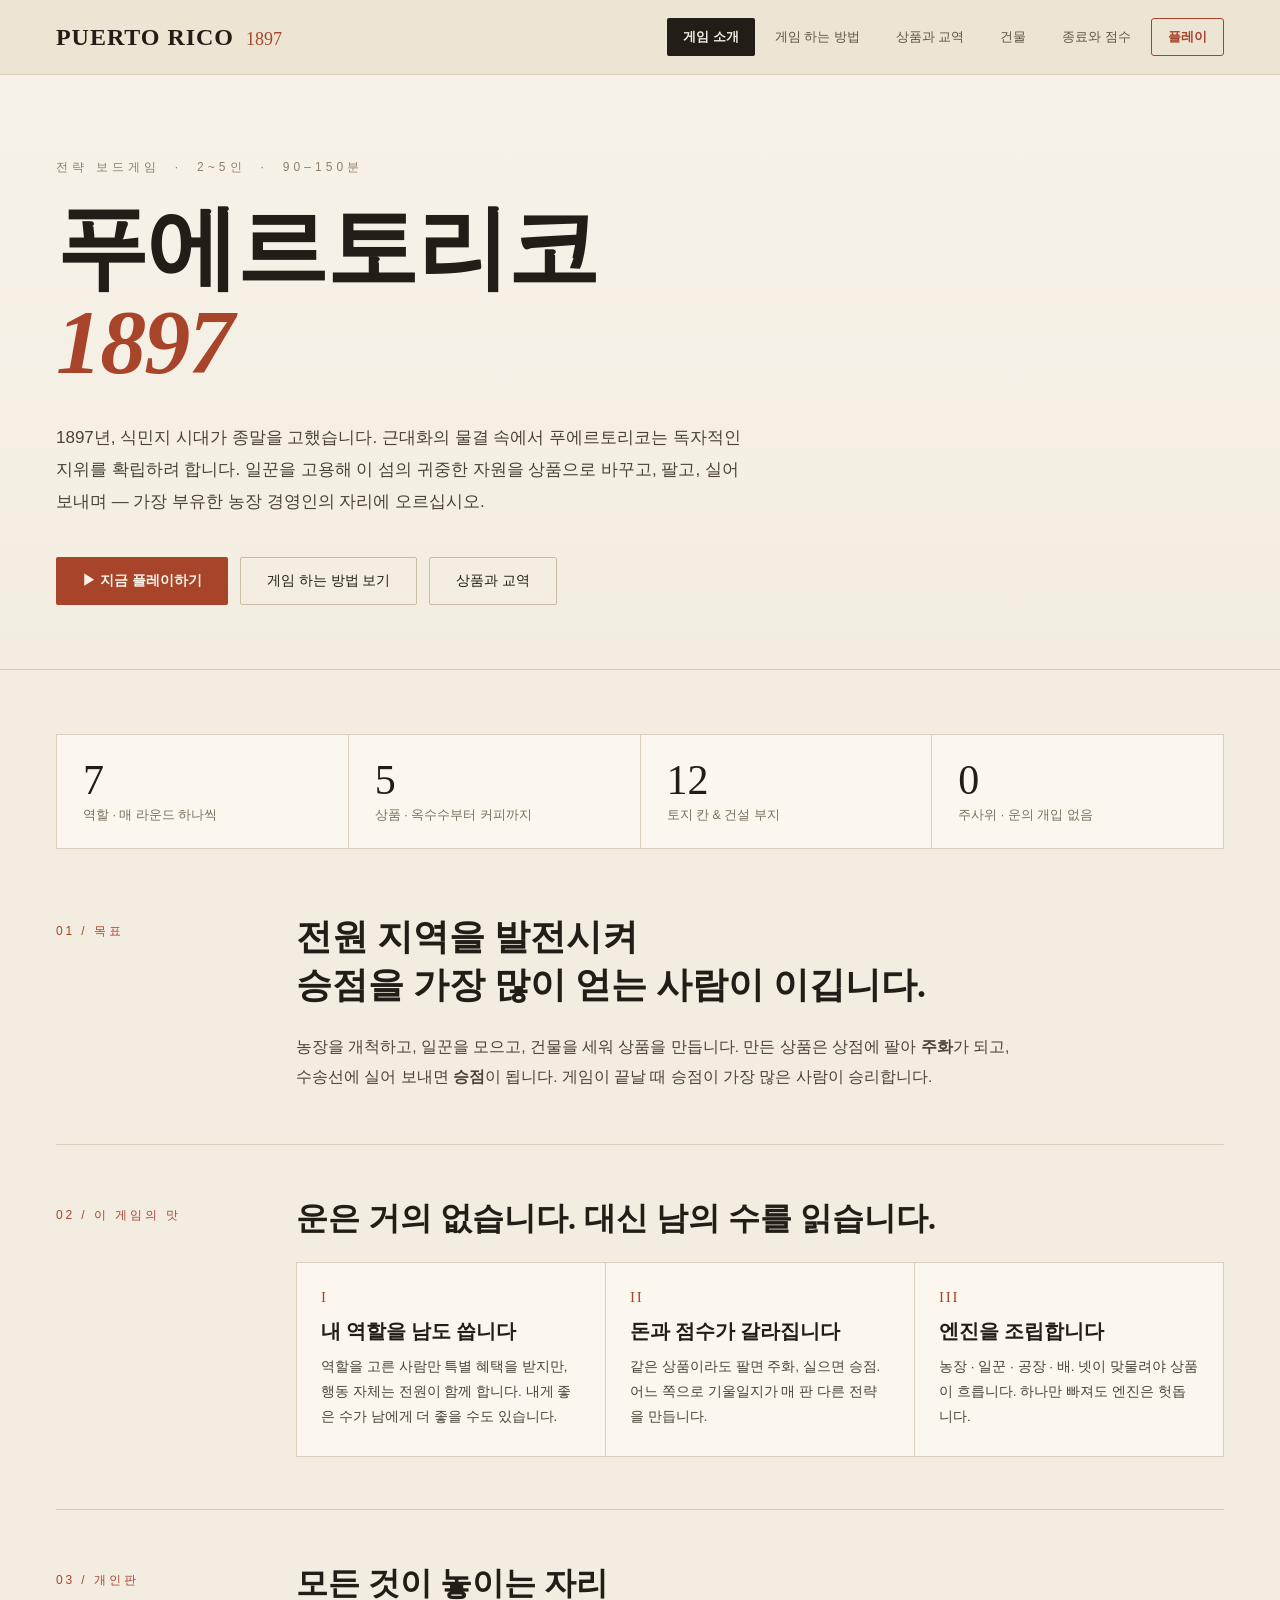
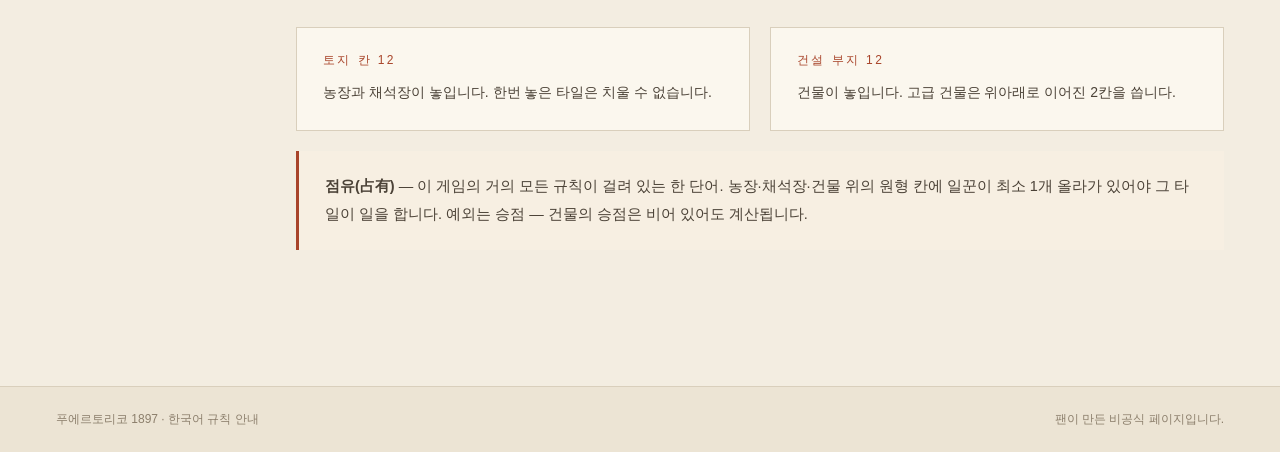
<file: index.html>
<!DOCTYPE html>
<html lang="ko">
<head>
<meta charset="utf-8">
<meta name="viewport" content="width=device-width, initial-scale=1">
<title>푸에르토리코 1897 — 게임 안내</title>
<link rel="stylesheet" href="css/intro.css">
</head>
<body>

<header class="topbar pad">
  <button class="logo" onclick="go('intro')" aria-label="처음으로">
    <span class="en">PUERTO RICO</span><span class="yr">1897</span>
  </button>
  <nav id="nav"></nav>
</header>

<!-- ═══════════════ 게임 소개 ═══════════════ -->
<main class="tab-page" id="tab-intro">
  <div class="intro-hero pad">
    <div class="wrap">
      <div class="eyebrow">전략 보드게임 &nbsp;·&nbsp; 2~5인 &nbsp;·&nbsp; 90–150분</div>
      <h1>푸에르토리코<br><span class="yr">1897</span></h1>
      <p>1897년, 식민지 시대가 종말을 고했습니다. 근대화의 물결 속에서 푸에르토리코는 독자적인 지위를
      확립하려 합니다. 일꾼을 고용해 이 섬의 귀중한 자원을 상품으로 바꾸고, 팔고, 실어 보내며 —
      가장 부유한 농장 경영인의 자리에 오르십시오.</p>
      <div class="cta-row">
        <button class="btn-primary" onclick="go('play')">▶ 지금 플레이하기</button>
        <button class="btn-ghost" onclick="go('how')">게임 하는 방법 보기</button>
        <button class="btn-ghost" onclick="go('goods')">상품과 교역</button>
      </div>
    </div>
  </div>

  <div class="pad" style="padding-top:64px">
    <div class="wrap stat-grid">
      <div><div class="n">7</div><div class="d">역할 · 매 라운드 하나씩</div></div>
      <div><div class="n">5</div><div class="d">상품 · 옥수수부터 커피까지</div></div>
      <div><div class="n">12</div><div class="d">토지 칸 &amp; 건설 부지</div></div>
      <div><div class="n">0</div><div class="d">주사위 · 운의 개입 없음</div></div>
    </div>
  </div>

  <div class="pad" style="padding-top:64px; padding-bottom:84px">
    <div class="wrap">
      <div class="sec-row" style="padding-top:0">
        <div class="kicker" style="padding-top:10px">01 / 목표</div>
        <div>
          <h2 style="font-size:36px">전원 지역을 발전시켜<br>승점을 가장 많이 얻는 사람이 이깁니다.</h2>
          <p style="max-width:720px; font-size:15.5px; line-height:1.95; color:var(--body)">농장을 개척하고,
          일꾼을 모으고, 건물을 세워 상품을 만듭니다. 만든 상품은 상점에 팔아 <strong>주화</strong>가 되고,
          수송선에 실어 보내면 <strong>승점</strong>이 됩니다. 게임이 끝날 때 승점이 가장 많은 사람이 승리합니다.</p>
        </div>
      </div>

      <div class="sec-row">
        <div class="kicker" style="padding-top:10px">02 / 이 게임의 맛</div>
        <div>
          <h2>운은 거의 없습니다. 대신 남의 수를 읽습니다.</h2>
          <div class="trio">
            <div>
              <div class="num">I</div>
              <h3>내 역할을 남도 씁니다</h3>
              <p>역할을 고른 사람만 특별 혜택을 받지만, 행동 자체는 전원이 함께 합니다.
              내게 좋은 수가 남에게 더 좋을 수도 있습니다.</p>
            </div>
            <div>
              <div class="num">II</div>
              <h3>돈과 점수가 갈라집니다</h3>
              <p>같은 상품이라도 팔면 주화, 실으면 승점. 어느 쪽으로 기울일지가
              매 판 다른 전략을 만듭니다.</p>
            </div>
            <div>
              <div class="num">III</div>
              <h3>엔진을 조립합니다</h3>
              <p>농장 · 일꾼 · 공장 · 배. 넷이 맞물려야 상품이 흐릅니다.
              하나만 빠져도 엔진은 헛돕니다.</p>
            </div>
          </div>
        </div>
      </div>

      <div class="sec-row">
        <div class="kicker" style="padding-top:10px">03 / 개인판</div>
        <div>
          <h2>모든 것이 놓이는 자리</h2>
          <div class="duo">
            <div class="card" style="padding:24px 26px">
              <div class="kicker" style="letter-spacing:.2em; margin-bottom:11px">토지 칸 12</div>
              <p style="font-size:14px; line-height:1.85; color:var(--body)">농장과 채석장이 놓입니다. 한번 놓은 타일은 치울 수 없습니다.</p>
            </div>
            <div class="card" style="padding:24px 26px">
              <div class="kicker" style="letter-spacing:.2em; margin-bottom:11px">건설 부지 12</div>
              <p style="font-size:14px; line-height:1.85; color:var(--body)">건물이 놓입니다. 고급 건물은 위아래로 이어진 2칸을 씁니다.</p>
            </div>
          </div>
          <div class="callout" style="margin-top:20px">
            <strong>점유(占有)</strong> — 이 게임의 거의 모든 규칙이 걸려 있는 한 단어.
            농장·채석장·건물 위의 원형 칸에 일꾼이 최소 1개 올라가 있어야 그 타일이 일을 합니다.
            예외는 승점 — 건물의 승점은 비어 있어도 계산됩니다.
          </div>
        </div>
      </div>
    </div>
  </div>
</main>

<!-- ═══════════════ 게임 하는 방법 ═══════════════ -->
<main class="tab-page" id="tab-how">
  <div class="hero pad">
    <div class="wrap">
      <div class="eyebrow">How to play</div>
      <h1>게임 하는 방법</h1>
      <p>주지사부터 시계 방향으로 역할을 하나씩 고릅니다. 모두가 하나씩 고르면 한 라운드가 끝납니다.</p>
    </div>
  </div>

  <div class="pad" style="padding-top:56px; padding-bottom:84px">
    <div class="wrap">
      <div class="kicker" style="margin-bottom:20px">01 / 한 라운드의 흐름</div>
      <div class="card" style="padding:32px 34px">
        <div class="flow-tabs" id="flowTabs"></div>
        <div class="flow-bar"><div id="flowBar"></div></div>
        <div class="flow-body">
          <div>
            <h3 id="flowTitle"></h3>
            <p class="desc" id="flowDesc"></p>
            <div class="note" id="flowNote"></div>
          </div>
          <div class="seats">
            <div class="t">테이블 · 4인 예시</div>
            <div id="flowSeats"></div>
          </div>
        </div>
        <div class="flow-ctl">
          <button onclick="flowPrev()">이전</button>
          <button onclick="flowNext()">다음</button>
          <button class="play" id="flowPlay" onclick="flowToggle()">▶ 자동 재생</button>
        </div>
      </div>

      <div class="kicker" style="margin:64px 0 16px">02 / 일곱 개의 역할</div>
      <h2 style="font-size:34px; font-weight:700; margin-bottom:10px">고르는 사람만 혜택을, 행동은 모두가</h2>
      <p style="max-width:680px; font-size:15px; line-height:1.85; color:var(--body); margin-bottom:28px">
        타일을 눌러 상세 규칙을 펼쳐 보세요. 아무도 고르지 않은 역할에는 라운드마다 1주화가 쌓입니다.</p>
      <div class="roles" id="roles"></div>

      <div class="callout" style="margin-top:36px">
        <strong>역할은 반드시 하나 골라야 합니다.</strong> 하지만 그 행동을 꼭 수행할 필요는 없습니다 —
        딱 하나, <strong>선장</strong>만은 실을 수 있으면 반드시 실어야 합니다.
      </div>
    </div>
  </div>
</main>

<!-- ═══════════════ 상품과 교역 ═══════════════ -->
<main class="tab-page" id="tab-goods">
  <div class="hero pad">
    <div class="wrap">
      <div class="eyebrow">Goods &amp; Trade</div>
      <h1>상품과 교역</h1>
      <p>옥수수를 뺀 네 상품은 <strong>점유된 농장</strong>과 <strong>점유된 생산 건물</strong>이 모두 있어야
      만들어집니다. 생산량은 둘 중 <strong>적은 쪽</strong>에 맞춰집니다.</p>
    </div>
  </div>

  <div class="pad" style="padding-top:56px; padding-bottom:84px">
    <div class="wrap">
      <div class="kicker" style="margin-bottom:20px">01 / 생산 체인</div>
      <div class="chain">
        <div class="step">
          <div class="k">1 · 개척</div>
          <h3>농장을 얻는다</h3>
          <p>토지 칸에 농장 타일을 놓습니다. 커피 농장은 8개뿐, 과일 농장은 12개.</p>
        </div>
        <div class="arrow">→</div>
        <div class="step">
          <div class="k">2 · 모집 + 건설</div>
          <h3>일꾼과 공장을 붙인다</h3>
          <p>농장과 공장 모두에 일꾼이 올라가야 합니다. 옥수수만 공장이 필요 없습니다.</p>
        </div>
        <div class="arrow">→</div>
        <div class="step dark">
          <div class="k">3 · 생산</div>
          <h3>상품이 나온다</h3>
          <p>점유된 농장 수와 공장의 일꾼 수 중 <strong style="color:var(--bg)">적은 쪽</strong>만큼 생산됩니다.</p>
        </div>
      </div>

      <table class="goods">
        <thead><tr><th>상품</th><th>필요한 농장</th><th>필요한 생산 건물</th><th>상점 판매가</th><th>비고</th></tr></thead>
        <tbody id="goodsRows"></tbody>
      </table>

      <div class="kicker" style="margin:64px 0 20px">02 / 팔 것인가, 실을 것인가</div>
      <div class="sellship">
        <div>
          <div class="k">상인 · 거래 단계</div>
          <h3>상품을 팔아 주화로</h3>
          <div class="li">
            <div>상점 타일에는 최대 4개, <strong>종류별로 1개씩만</strong> 놓입니다.</div>
            <div>상인은 판매가에 1주화를 더 받습니다. 소형 상가 +1, 대형 상가 +2.</div>
            <div>거래 단계가 끝날 때 4칸이 꽉 찼다면 전부 치웁니다. 한 칸이라도 비면 그대로 남아 다음 판매를 막습니다.</div>
          </div>
        </div>
        <div>
          <div class="k">선장 · 선적 단계</div>
          <h3>상품을 실어 승점으로</h3>
          <div class="li">
            <div>수송선 1척에는 <strong>한 종류</strong>만, 다른 배에 이미 실린 종류는 실을 수 없습니다.</div>
            <div>실을 수 있다면 <strong>반드시</strong> 실어야 하고, 가장 많이 실리는 배를 골라야 합니다.</div>
            <div>상품 1개당 1승점. 선장은 첫 선적에 1점을 더 받습니다.</div>
          </div>
        </div>
      </div>

      <div class="callout" style="margin-top:24px">
        <strong>선적 단계가 끝나면 상품이 썩습니다.</strong> 창고가 없으면 손에 남길 수 있는 상품은 단 1개.
        소형 창고는 아무 1종류를 개수 무관하게, 대형 창고는 2종류를 더 지켜 줍니다.
        나머지는 아무 보상 없이 공급처로 돌아갑니다.
      </div>
    </div>
  </div>
</main>

<!-- ═══════════════ 건물 ═══════════════ -->
<main class="tab-page" id="tab-buildings">
  <div class="hero pad">
    <div class="wrap">
      <div class="eyebrow">Buildings</div>
      <h1>건물</h1>
      <p>각 건물 옆의 <span class="latin" style="font-size:18px; font-weight:600; color:var(--accent)">$</span>
      표시가 건설 비용(주화)입니다. 점유된 채석장 1개마다 1주화가 깎이되, 보관판의 위쪽 줄일수록
      적용 한도가 낮습니다(위에서부터 최대 1·2·3·4개).</p>
    </div>
  </div>

  <div class="pad" style="padding-top:56px; padding-bottom:84px">
    <div class="wrap">
      <div class="kicker" style="margin-bottom:16px">01 / 채석장</div>
      <div class="quarry">
        <div class="main">
          <h3>돌을 캐면 건물이 싸집니다</h3>
          <p>채석장은 상품을 만들지 않는 유일한 토지 타일입니다. 대신 <strong>점유된 채석장 1개마다
          건설 비용이 1주화씩</strong> 깎입니다. 개척자를 고른 사람이 특별 혜택으로 가져오거나,
          점유된 건설막이 있으면 농장 대신 가져올 수 있습니다. 총 8개뿐이라 다 떨어지면 더 이상 나오지 않습니다.</p>
          <div class="li">
            <div>· 일꾼이 올라가 있어야 할인이 적용됩니다. 빈 채석장은 아무 일도 하지 않습니다.</div>
            <div>· 건축가의 특별 혜택(−1주화)과 함께 쌓아 쓸 수 있습니다.</div>
            <div>· 개척자를 고르고 점유된 건설막까지 있어도, 한 번에 채석장은 1개만 가져옵니다.</div>
          </div>
        </div>
        <div class="limits">
          <div class="k">할인 한도 · 보관판의 줄에 따라</div>
          <div id="quarryRows"></div>
          <p class="ex">예) 점유된 채석장 3개를 가진 사람은 건설막 1주화, 영업소 3주화, 항구 5주화, 시청 7주화에 짓습니다.</p>
        </div>
      </div>

      <div class="kicker" style="margin-bottom:16px">02 / 생산 건물</div>
      <div class="bgrid c3" id="prodGrid"></div>

      <div class="kicker" style="margin-bottom:16px">03 / 일반 상업 건물 · 12종</div>
      <div class="bgrid c2" id="commonGrid"></div>

      <div class="kicker" style="margin-bottom:16px">04 / 고급 건물 · 5종 · 부지 2칸 · 기본 4승점</div>
      <div class="bgrid c5" id="luxGrid"></div>
      <p style="margin-top:15px; font-size:13px; color:var(--dim); line-height:1.75">
        고급 건물의 4승점은 비어 있어도 받지만, 위의 추가 승점은 <strong>점유된 경우에만</strong> 계산합니다.</p>
    </div>
  </div>
</main>

<!-- ═══════════════ 종료와 점수 ═══════════════ -->
<main class="tab-page" id="tab-end">
  <div class="hero pad">
    <div class="wrap">
      <div class="eyebrow">End &amp; Scoring</div>
      <h1>종료와 점수</h1>
      <p>아래 세 조건 중 하나만 충족되면, 그 라운드가 끝날 때 게임이 종료됩니다.</p>
    </div>
  </div>

  <div class="pad" style="padding-top:56px; padding-bottom:90px">
    <div class="wrap">
      <div class="endgrid" id="endGrid"></div>

      <div class="kicker" style="margin-bottom:16px">최종 점수 합산</div>
      <div class="scorebox">
        <div id="scoreRows"></div>
        <div class="tie">
          <span class="serif" style="font-size:20px; font-weight:700">동점이라면</span>
          <span style="font-size:13.5px; color:var(--body)">주화와 상품의 합이 많은 쪽이 승리합니다(상품 1개 = 1주화).</span>
        </div>
      </div>

      <div class="tipgrid">
        <div>
          <h3>처음 하는 사람에게</h3>
          <div class="li">
            <div>· 옥수수는 팔아도 돈이 안 되지만, 공장 없이 바로 생산되어 배에 실립니다. 초반 승점의 지름길입니다.</div>
            <div>· 역할을 고를 때는 "내가 얼마나 이득인가"보다 "남이 얼마나 이득인가"를 먼저 보세요.</div>
            <div>· 건물의 승점은 점유와 무관합니다. 막판에 비싼 건물을 사두는 것도 전략입니다.</div>
          </div>
        </div>
        <div>
          <h3>확장 4종</h3>
          <div class="li">
            <div>· <strong>새로운 건물</strong> — 일반 24개, 고급 2개 추가(초록 이름).</div>
            <div>· <strong>시민</strong> — 건물 15개와 빨간 시민 토큰 20개.</div>
            <div>· <strong>밀수꾼</strong> — 여덟 번째 역할. 수송선 습격 · 상점 약탈 · 포획 · 역할 납치.</div>
            <div>· <strong>축제</strong> — 축제 목표판을 추가합니다.</div>
          </div>
        </div>
      </div>
    </div>
  </div>
</main>

<!-- ═══════════════ 플레이 ═══════════════ -->
<main class="tab-page" id="tab-play">
  <div class="play-alt pad">게임이 보이지 않으면 <a href="game.html" target="_blank" rel="noopener">새 창에서 열기</a></div>
  <iframe id="playFrame" title="푸에르토리코 1897 플레이"></iframe>
</main>
<button id="playBack" onclick="go('intro')">← 소개로 돌아가기</button>

<!-- 게임 입장 전환 막 — go('play')가 띄우고, 게임의 ready 신호(또는 타임아웃)가 걷는다 -->
<div id="playEnter" hidden>
  <div class="pe-eyebrow">Strategy Board Game</div>
  <div class="pe-title">PUERTO RICO<span class="yr">1897</span></div>
  <div class="pe-spin" aria-hidden="true"></div>
  <div class="pe-msg">게임을 준비하는 중…</div>
</div>

<footer class="pad">
  <span>푸에르토리코 1897 · 한국어 규칙 안내</span>
  <span>팬이 만든 비공식 페이지입니다.</span>
</footer>

<!-- 페이지 스크립트 — 탭 전환·콘텐츠 그리기 전부. 일반 <script>로 유지한다 (file:// 실행 보장) -->
<script src="js/intro.js"></script>
</body>
</html>
</file>
<file: css/intro.css>
/* ═══ 기본 ═══
     팔레트는 기존 소개 페이지(번들)의 것을 그대로 계승 — 양피지 바탕 + 진갈색 잉크 + 벽돌색 강조.
     폰트는 게임 본체와 같은 전략: 시스템에 있으면 명조/세리프, 없으면 고딕 폴백. 오프라인 우선. */
  :root{
    --bg:#f3ede1;         /* 양피지 바탕 */
    --panel:#fbf7ee;      /* 카드 */
    --panel2:#f6f1e6;     /* 카드(짙은) */
    --band:#ece4d4;       /* 헤더/띠 */
    --line:#d9cfbc;       /* 구분선 */
    --line2:#e5dbc8;      /* 구분선(옅은) */
    --ink:#221d16;        /* 잉크 */
    --body:#4b4237;       /* 본문 */
    --dim:#7a6f5e;        /* 보조 */
    --dim2:#8c7f6c;       /* 보조(옅은) */
    --accent:#a8442a;     /* 강조: 벽돌 */
    --accent-deep:#7d2f1c;
    --coin:#c9b68a;       /* 주화 */
  }
  *{ margin:0; padding:0; box-sizing:border-box; }
  html{ scroll-behavior:smooth; }
  body{ background:var(--bg); color:var(--ink); font-family:'Noto Sans KR','Malgun Gothic',sans-serif; }
  h1,h2,h3,.serif{ font-family:'Gowun Batang','Batang',serif; }
  .latin{ font-family:'Cormorant Garamond',Georgia,serif; }
  a{ color:var(--accent); text-decoration:none; }
  a:hover{ color:var(--accent-deep); }
  button{ font-family:inherit; cursor:pointer; }
  strong{ font-weight:700; }

  /* ═══ 공통 레이아웃 ═══ */
  .wrap{ max-width:1180px; margin:0 auto; }
  .pad{ padding-left:56px; padding-right:56px; }
  @media (max-width:800px){ .pad{ padding-left:20px; padding-right:20px; } }
  .kicker{ font-size:12px; letter-spacing:.24em; color:var(--accent); text-transform:uppercase; }
  .eyebrow{ font-size:12px; letter-spacing:.34em; color:var(--dim2); text-transform:uppercase; }
  .hero{ padding-top:60px; padding-bottom:46px; border-bottom:1px solid var(--line); background:linear-gradient(180deg,#f7f2e8,var(--bg)); }
  .hero h1{ margin:16px 0; font-size:58px; line-height:1.12; font-weight:700; letter-spacing:-.02em; }
  .hero p{ max-width:720px; font-size:16px; line-height:1.9; color:var(--body); }
  .card{ border:1px solid var(--line); background:var(--panel); }
  .callout{ border-left:3px solid var(--accent); background:#f7efe2; padding:22px 26px; font-size:14.5px; line-height:1.9; color:var(--body); }
  .tab-page{ display:none; animation:prFade .35s ease both; }
  .tab-page.on{ display:block; }

  /* ═══ 상단 바 ═══ */
  .topbar{ display:flex; align-items:center; justify-content:space-between; gap:12px; flex-wrap:wrap;
    padding-top:18px; padding-bottom:18px; border-bottom:1px solid var(--line);
    background:rgba(236,228,212,.96); position:sticky; top:0; z-index:20; }
  .logo{ border:none; background:transparent; display:flex; align-items:baseline; gap:12px; padding:0; }
  .logo .en{ font-family:'Cormorant Garamond',Georgia,serif; font-size:24px; font-weight:700; letter-spacing:.04em; color:var(--ink); }
  .logo .yr{ font-family:'Cormorant Garamond',Georgia,serif; font-size:18px; color:var(--accent); }
  nav{ display:flex; gap:4px; flex-wrap:wrap; }
  nav button{ border:none; padding:9px 16px; font-size:13px; font-weight:500; color:#5d5346;
    background:transparent; border-radius:2px; transition:background .15s; }
  nav button:hover{ background:#e2d7c2; }
  nav button.on{ font-weight:700; color:var(--bg); background:var(--ink); }
  nav button.on:hover{ background:var(--ink); }

  /* ═══ 소개 탭 ═══ */
  .intro-hero{ padding-top:84px; padding-bottom:64px; border-bottom:1px solid var(--line); background:linear-gradient(180deg,#f7f2e8,var(--bg)); }
  .intro-hero h1{ font-size:92px; line-height:1.02; font-weight:700; letter-spacing:-.02em; margin:26px 0 0; }
  @media (max-width:800px){ .intro-hero h1{ font-size:56px; } .hero h1{ font-size:40px; } }
  .intro-hero h1 .yr{ font-family:'Cormorant Garamond',Georgia,serif; font-style:italic; font-weight:600; color:var(--accent); }
  .intro-hero p{ max-width:700px; margin-top:32px; font-size:17px; line-height:1.9; color:var(--body); }
  .cta-row{ display:flex; gap:12px; margin-top:38px; flex-wrap:wrap; }
  .btn-primary{ border:none; background:var(--accent); color:#f7f2e8; padding:14px 26px; font-size:14px; font-weight:700; border-radius:2px; transition:background .15s; }
  .btn-primary:hover{ background:var(--accent-deep); }
  .btn-ghost{ border:1px solid #c9bda6; background:transparent; color:var(--ink); padding:14px 26px; font-size:14px; border-radius:2px; transition:background .15s; }
  .btn-ghost:hover{ background:var(--band); }
  .stat-grid{ display:grid; grid-template-columns:repeat(4,1fr); gap:1px; background:var(--line); border:1px solid var(--line); }
  @media (max-width:800px){ .stat-grid{ grid-template-columns:1fr 1fr; } }
  .stat-grid>div{ background:var(--panel); padding:24px 26px; }
  .stat-grid .n{ font-family:'Cormorant Garamond',Georgia,serif; font-size:42px; line-height:1; }
  .stat-grid .d{ font-size:12.5px; color:var(--dim); margin-top:6px; }
  .sec-row{ display:grid; grid-template-columns:200px 1fr; gap:40px; padding:52px 0; border-bottom:1px solid var(--line); }
  .sec-row:last-child{ border-bottom:none; }
  @media (max-width:800px){ .sec-row{ grid-template-columns:1fr; gap:14px; } }
  .sec-row h2{ font-size:32px; font-weight:700; line-height:1.35; margin-bottom:22px; }
  .trio{ display:grid; grid-template-columns:repeat(3,1fr); gap:1px; background:var(--line); border:1px solid var(--line); }
  @media (max-width:800px){ .trio{ grid-template-columns:1fr; } }
  .trio>div{ background:var(--panel); padding:26px 24px; }
  .trio .num{ font-family:'Cormorant Garamond',Georgia,serif; font-size:15px; color:var(--accent); letter-spacing:.12em; margin-bottom:12px; }
  .trio h3{ font-size:20px; font-weight:700; margin-bottom:10px; }
  .trio p{ font-size:13.5px; line-height:1.85; color:var(--body); }
  .duo{ display:grid; grid-template-columns:1fr 1fr; gap:20px; }
  @media (max-width:800px){ .duo{ grid-template-columns:1fr; } }

  /* ═══ 라운드 흐름 스테퍼 ═══ */
  .flow-tabs{ display:flex; gap:8px; margin-bottom:26px; flex-wrap:wrap; }
  .flow-tabs button{ flex:1; min-width:120px; text-align:left; border:1px solid var(--line); background:transparent;
    color:var(--dim2); padding:15px 17px; border-radius:2px; transition:all .25s; }
  .flow-tabs button:hover{ border-color:var(--accent); color:var(--ink); }
  .flow-tabs button.on{ border-color:var(--ink); background:var(--ink); color:var(--bg); }
  .flow-tabs .fn{ font-family:'Cormorant Garamond',Georgia,serif; font-size:22px; line-height:1; }
  .flow-tabs .ft{ font-size:12.5px; font-weight:500; margin-top:7px; }
  .flow-bar{ height:2px; background:var(--line2); margin-bottom:26px; }
  .flow-bar>div{ height:2px; background:var(--accent); transition:width .45s cubic-bezier(.4,0,.2,1); }
  .flow-body{ display:grid; grid-template-columns:1fr 320px; gap:40px; min-height:170px; }
  @media (max-width:800px){ .flow-body{ grid-template-columns:1fr; } }
  .flow-body h3{ font-size:28px; font-weight:700; margin-bottom:14px; }
  .flow-body .desc{ font-size:15.5px; line-height:1.95; color:var(--body); margin-bottom:18px; }
  .flow-body .note{ font-size:13.5px; line-height:1.85; color:var(--dim); border-left:2px solid var(--line); padding-left:15px; }
  .seats{ border:1px solid var(--line2); background:var(--panel2); padding:20px; display:flex; flex-direction:column; gap:10px; }
  .seats .t{ font-size:11.5px; letter-spacing:.2em; color:var(--accent); text-transform:uppercase; }
  .seat{ display:flex; align-items:center; gap:10px; padding:9px 11px; border-radius:2px; color:var(--dim2); transition:all .3s; }
  .seat .nm{ font-size:13px; }
  .seat .rl{ font-size:11.5px; margin-left:auto; }
  .seat.on{ background:var(--ink); color:var(--bg); }
  .seat.on .nm{ font-weight:700; }
  .seat.on .rl{ opacity:.75; }
  .flow-ctl{ display:flex; gap:10px; margin-top:28px; padding-top:22px; border-top:1px solid var(--line2); }
  .flow-ctl button{ border:1px solid var(--line); background:transparent; padding:10px 20px; font-size:13px; border-radius:2px; }
  .flow-ctl button:hover{ background:var(--band); }
  .flow-ctl .play{ border-color:var(--accent); background:var(--accent); color:var(--bg); font-weight:700; margin-left:auto; }
  .flow-ctl .play:hover{ background:var(--accent-deep); }

  /* ═══ 역할 아코디언 ═══ */
  .roles{ display:flex; flex-direction:column; gap:10px; }
  .role-row{ border:1px solid var(--line); background:var(--panel); }
  .role-head{ width:100%; border:none; background:transparent; display:grid;
    grid-template-columns:56px 160px 1fr 1fr 28px; align-items:center; gap:20px; padding:17px 22px; text-align:left; }
  .role-head:hover{ background:var(--panel2); }
  @media (max-width:800px){ .role-head{ grid-template-columns:36px 1fr 28px; } .role-head .act,.role-head .bon{ display:none; } }
  .role-head .num{ font-family:'Cormorant Garamond',Georgia,serif; font-size:15px; color:var(--accent); letter-spacing:.1em; }
  .role-head .nm{ font-family:'Gowun Batang','Batang',serif; font-size:22px; font-weight:700; }
  .role-head .ph{ display:block; font-size:11.5px; color:var(--dim2); margin-top:3px; font-family:'Noto Sans KR','Malgun Gothic',sans-serif; }
  .role-head .act{ font-size:13.5px; color:var(--body); line-height:1.65; }
  .role-head .bon{ font-size:13px; color:var(--accent); line-height:1.65; }
  .role-head .mark{ font-size:16px; color:var(--accent); text-align:right; }
  .role-body{ display:none; padding:4px 22px 24px 258px; animation:prFade .3s ease both; }
  @media (max-width:800px){ .role-body{ padding-left:22px; } }
  .role-row.open .role-body{ display:block; }
  .role-body .inner{ border-top:1px solid var(--line2); padding-top:18px; }
  .role-notes{ display:flex; flex-direction:column; gap:10px; margin-top:18px; }
  .role-notes>div{ display:grid; grid-template-columns:14px 1fr; gap:10px; font-size:13.5px; line-height:1.85; color:var(--body); }
  .role-notes>div>span:first-child{ color:var(--accent); }

  /* 역할 다이어그램 (미니 애니메이션) */
  .diagram{ display:flex; align-items:center; gap:34px; border:1px solid var(--line2); background:var(--panel2); padding:22px 26px; flex-wrap:wrap; }
  .diagram .lbl{ font-size:10.5px; letter-spacing:.18em; color:var(--dim2); text-transform:uppercase; margin-bottom:10px; }
  .diagram .arrow{ font-family:'Cormorant Garamond',Georgia,serif; font-size:22px; color:#c9bda6; }
  .tile{ width:28px; height:28px; border-radius:2px; border:1px solid rgba(0,0,0,.16); display:inline-block; }
  .tile.slot{ border:1px dashed #c9bda6; background:transparent; }
  .coin{ width:20px; height:20px; border-radius:50%; background:var(--coin); border:1px solid rgba(0,0,0,.2); display:inline-block; }
  .coin.hi{ background:#d9b34a; border-color:rgba(0,0,0,.25); }
  .wk{ width:13px; height:13px; border-radius:50%; background:#6b4b2a; display:inline-block; }
  .circ{ display:inline-flex; align-items:center; justify-content:center; width:26px; height:26px; border-radius:50%; border:1px solid #c9bda6; background:var(--panel); }
  .goodtok{ width:20px; height:20px; border-radius:50%; border:1px solid rgba(0,0,0,.25); display:inline-block; }
  .vptok{ width:22px; height:19px; background:var(--ink); clip-path:polygon(25% 0,75% 0,100% 50%,75% 100%,25% 100%,0 50%); display:inline-block; }
  .row6{ display:flex; gap:6px; } .row7{ display:flex; gap:7px; }
  @keyframes prFade{ from{ opacity:0; transform:translateY(8px); } to{ opacity:1; transform:none; } }
  @keyframes prFromTop{ 0%{ opacity:0; transform:translateY(-38px) scale(.94); } 20%{ opacity:1; transform:translateY(0) scale(1); } 84%{ opacity:1; } 100%{ opacity:0; } }
  @keyframes prFromLeft{ 0%{ opacity:0; transform:translateX(-58px); } 22%{ opacity:1; transform:translateX(0); } 84%{ opacity:1; } 100%{ opacity:0; } }
  @keyframes prPopIn{ 0%{ opacity:0; transform:scale(.2); } 20%{ opacity:1; transform:scale(1.18); } 30%{ transform:scale(1); } 84%{ opacity:1; } 100%{ opacity:0; transform:scale(.9); } }
  @keyframes prCoinUp{ 0%{ opacity:0; transform:translateY(8px) rotateY(0deg); } 26%{ opacity:1; transform:translateY(-9px) rotateY(180deg); } 62%{ transform:translateY(-9px) rotateY(360deg); } 86%{ opacity:1; } 100%{ opacity:0; } }
  @keyframes prSlotWait{ 0%,100%{ border-color:#c9bda6; } 50%{ border-color:var(--accent); } }
  .a-top{ animation:prFromTop 3.4s ease-in-out infinite; }
  .a-left{ animation:prFromLeft 3.4s ease-in-out infinite; }
  .a-pop{ animation:prPopIn 3.4s ease-in-out infinite; }
  .a-coin{ animation:prCoinUp 3.4s ease-in-out infinite; }
  .a-wait{ animation:prSlotWait 3.4s ease-in-out infinite; }
  .d2{ animation-delay:.2s; } .d25{ animation-delay:.25s; } .d3{ animation-delay:.3s; } .d35{ animation-delay:.35s; }
  .d4{ animation-delay:.4s; } .d5{ animation-delay:.5s; } .d6{ animation-delay:.6s; } .d65{ animation-delay:.65s; } .d8{ animation-delay:.8s; }

  /* ═══ 상품 탭 ═══ */
  .chain{ display:grid; grid-template-columns:1fr 44px 1fr 44px 1fr; align-items:center; margin-bottom:44px; }
  @media (max-width:800px){ .chain{ grid-template-columns:1fr; } .chain .arrow{ transform:rotate(90deg); margin:4px 0; } }
  .chain .step{ border:1px solid var(--line); background:var(--panel); padding:24px 26px; }
  .chain .step.dark{ border-color:var(--ink); background:var(--ink); color:var(--bg); }
  .chain .k{ font-size:11.5px; letter-spacing:.2em; color:var(--accent); margin-bottom:10px; }
  .chain .dark .k{ color:#e0b070; }
  .chain h3{ font-size:21px; font-weight:700; margin-bottom:8px; }
  .chain p{ font-size:13.5px; line-height:1.8; color:var(--body); }
  .chain .dark p{ color:#cbc3b4; }
  .chain .arrow{ text-align:center; font-family:'Cormorant Garamond',Georgia,serif; font-size:26px; color:var(--accent); }
  table.goods{ width:100%; border-collapse:collapse; border:1px solid var(--line); background:var(--panel); font-size:13.5px; }
  table.goods th{ background:var(--band); border-bottom:1px solid var(--line); font-size:12px; font-weight:700; letter-spacing:.04em; padding:12px 18px; text-align:left; }
  table.goods td{ padding:14px 18px; border-bottom:1px solid var(--band); color:var(--body); vertical-align:middle; }
  table.goods .gname{ display:flex; align-items:center; gap:11px; font-weight:700; color:var(--ink); }
  table.goods .price{ font-family:'Cormorant Garamond',Georgia,serif; font-size:21px; color:var(--accent); }
  table.goods .note{ font-size:12.5px; color:var(--dim); line-height:1.65; }
  .sellship{ display:grid; grid-template-columns:1fr 1fr; gap:24px; }
  @media (max-width:800px){ .sellship{ grid-template-columns:1fr; } }
  .sellship>div{ border:1px solid var(--line); background:var(--panel); padding:28px 30px; }
  .sellship .k{ font-size:11.5px; letter-spacing:.2em; color:var(--accent); text-transform:uppercase; margin-bottom:12px; }
  .sellship h3{ font-size:23px; font-weight:700; margin-bottom:14px; }
  .sellship .li{ display:flex; flex-direction:column; gap:10px; font-size:13.5px; line-height:1.8; color:var(--body); }

  /* ═══ 건물 탭 ═══ */
  .quarry{ display:grid; grid-template-columns:1.15fr 1fr; gap:24px; margin-bottom:56px; }
  @media (max-width:800px){ .quarry{ grid-template-columns:1fr; } }
  .quarry .main{ border:1px solid var(--line); background:var(--panel); padding:28px 30px; }
  .quarry .main h3{ font-size:23px; font-weight:700; margin-bottom:14px; }
  .quarry .main p{ font-size:14.5px; line-height:1.9; color:var(--body); margin-bottom:16px; }
  .quarry .main .li{ display:flex; flex-direction:column; gap:9px; font-size:13.5px; line-height:1.8; color:var(--body); border-top:1px solid var(--line2); padding-top:16px; }
  .quarry .limits{ border:1px solid var(--line); background:var(--panel2); padding:28px 30px; }
  .quarry .limits .k{ font-size:11.5px; letter-spacing:.2em; color:var(--accent); text-transform:uppercase; margin-bottom:16px; }
  .quarry .limits .row{ display:grid; grid-template-columns:auto 1fr auto; gap:16px; align-items:center; padding:13px 0; border-bottom:1px solid var(--line2); }
  .quarry .limits .row .r{ font-family:'Cormorant Garamond',Georgia,serif; font-size:15px; color:var(--accent); letter-spacing:.08em; }
  .quarry .limits .row .d{ font-size:13px; color:var(--dim); }
  .quarry .limits .row .m{ font-size:13.5px; font-weight:700; }
  .quarry .limits .ex{ margin-top:16px; font-size:12.5px; color:var(--dim); line-height:1.75; }
  .bgrid{ display:grid; gap:1px; background:var(--line); border:1px solid var(--line); margin-bottom:56px; }
  .bgrid.c3{ grid-template-columns:repeat(3,1fr); }
  .bgrid.c2{ grid-template-columns:1fr 1fr; }
  .bgrid.c5{ grid-template-columns:repeat(5,1fr); margin-bottom:0; }
  @media (max-width:800px){ .bgrid.c3,.bgrid.c2,.bgrid.c5{ grid-template-columns:1fr; } }
  .bcell{ background:var(--panel); padding:20px 22px; }
  .bcell.lux{ background:var(--panel2); padding:22px 20px; }
  .bcell .head{ display:flex; align-items:center; gap:10px; margin-bottom:8px; }
  .bcell .chip{ width:12px; height:12px; border-radius:2px; border:1px solid rgba(0,0,0,.25); flex-shrink:0; }
  .bcell .nm{ font-size:15px; font-weight:700; }
  .bcell .cost{ margin-left:auto; font-family:'Cormorant Garamond',Georgia,serif; font-size:19px; font-weight:600; color:var(--accent); }
  .bcell .desc{ font-size:12.5px; color:var(--dim); line-height:1.7; }
  .bcell.common{ padding:17px 22px; display:grid; grid-template-columns:100px 1fr 42px; gap:14px; align-items:baseline; }
  .bcell.common .nm{ font-size:14.5px; white-space:nowrap; }
  .bcell.common .ph{ font-size:11px; color:var(--accent); margin-top:4px; }
  .bcell.common .desc{ font-size:13px; color:var(--body); }
  .bcell.common .cost{ text-align:right; font-size:18px; }
  .bcell.lux .head{ align-items:baseline; margin-bottom:10px; }
  .bcell.lux .nm{ font-family:'Gowun Batang','Batang',serif; font-size:19px; }
  .bcell.lux .desc{ color:var(--body); line-height:1.75; }

  /* ═══ 종료 탭 ═══ */
  .endgrid{ display:grid; grid-template-columns:repeat(3,1fr); gap:20px; margin-bottom:60px; }
  @media (max-width:800px){ .endgrid{ grid-template-columns:1fr; } }
  .endgrid>div{ border:1px solid var(--line); background:var(--panel); padding:26px 28px; }
  .endgrid .n{ font-family:'Cormorant Garamond',Georgia,serif; font-size:36px; color:var(--accent); line-height:1; margin-bottom:14px; }
  .endgrid .t{ font-size:15px; font-weight:700; margin-bottom:9px; }
  .endgrid .d{ font-size:13px; color:var(--body); line-height:1.8; }
  .scorebox{ border:1px solid var(--line); background:var(--panel); padding:8px 30px; }
  .scorebox .row{ display:grid; grid-template-columns:1fr auto; gap:20px; align-items:center; padding:22px 0; border-bottom:1px solid var(--band); }
  .scorebox .row h3{ font-size:20px; font-weight:700; margin-bottom:6px; }
  .scorebox .row .d{ font-size:13px; color:var(--dim); line-height:1.75; }
  .scorebox .row .tag{ font-family:'Cormorant Garamond',Georgia,serif; font-size:16px; color:var(--accent); letter-spacing:.08em; }
  .scorebox .tie{ padding:22px 0; display:flex; align-items:baseline; gap:14px; flex-wrap:wrap; }
  .tipgrid{ margin-top:60px; border-top:2px solid var(--ink); padding-top:30px; display:grid; grid-template-columns:1fr 1fr; gap:40px; }
  @media (max-width:800px){ .tipgrid{ grid-template-columns:1fr; } }
  .tipgrid h3{ font-size:23px; font-weight:700; margin-bottom:16px; }
  .tipgrid .li{ display:flex; flex-direction:column; gap:12px; font-size:14px; line-height:1.85; color:var(--body); }

  /* ═══ 플레이 탭 · 푸터 ═══ */
  /* 플레이 탭은 화면을 통째로 게임에 내준다 — 게임 자체가 "스크롤 없이 한 화면"을 전제로 만들어져 있어서,
     위아래에 헤더·안내줄·푸터가 남아 있으면 그만큼 게임이 눌려 세로 스크롤이 생긴다.
     돌아가는 길은 게임 안의 "← 소개로" 버튼(iframe 안에서 그린다)이고, 그게 안 뜨면
     아래 #playBack이 대신 뜬다 (게임이 보내는 pr1897:ready 신호로 판단). */
  #playFrame{ display:block; width:100%; height:calc(100vh - 61px); border:none; background:var(--bg); }
  body.playing{ overflow:hidden; }
  body.playing .topbar, body.playing footer, body.playing .play-alt{ display:none; }
  body.playing #playFrame{ position:fixed; inset:0; width:100%; height:100vh; height:100dvh; z-index:60; }
  /* 게임 아래쪽은 액션바(지금 뭘 해야 하는지 안내)가 쓰므로 위쪽에 둔다 */
  #playBack{ display:none; position:fixed; left:10px; top:8px; z-index:70; padding:6px 12px; font-size:12.5px;
    border:1px solid var(--line); border-radius:3px; background:var(--panel); color:var(--ink); box-shadow:0 3px 12px rgba(0,0,0,.25); }
  body.playing.needs-back #playBack{ display:block; }
  .play-alt{ padding:10px 56px; font-size:12.5px; color:var(--dim); background:var(--band); border-bottom:1px solid var(--line); }

  /* ═══ 게임 입장 전환 화면 ═══
     소개(문서) → 게임(앱)으로 하드 컷되지 않게, 게임과 같은 양피지 톤의 막이 먼저 덮이고
     로고·스피너를 보여준 뒤 게임이 준비되면(pr1897:ready) 스르르 걷힌다.
     배경색 두 개는 게임 본체의 --panel/--bg와 같은 값 — 걷히는 순간 색이 이어져야 한다. */
  #playEnter{ position:fixed; inset:0; z-index:80; display:flex; flex-direction:column; align-items:center; justify-content:center;
    gap:16px; background:radial-gradient(ellipse at 50% 42%, #f5eeda 0%, #eadfc4 72%);
    opacity:0; transition:opacity .5s ease; pointer-events:none; }
  #playEnter.in{ opacity:1; }
  #playEnter .pe-eyebrow{ font-size:12px; letter-spacing:.4em; color:var(--dim2); text-transform:uppercase; }
  #playEnter .pe-title{ font-family:'Cormorant Garamond',Georgia,serif; font-weight:700; letter-spacing:.02em;
    font-size:clamp(42px,7vw,66px); line-height:1.05; color:var(--ink); text-align:center; }
  #playEnter .pe-title .yr{ color:var(--accent); font-size:.55em; letter-spacing:.14em; margin-left:10px; }
  #playEnter .pe-spin{ margin-top:14px; width:32px; height:32px; border-radius:50%;
    border:3px solid #cfbd98; border-top-color:var(--accent); animation:peSpin .85s linear infinite; }
  @keyframes peSpin{ to{ transform:rotate(1turn); } }
  #playEnter .pe-msg{ font-size:12.5px; letter-spacing:.16em; color:var(--dim); }

  /* 상단 내비의 "플레이"는 눈에 띄는 입장 버튼으로 (쇼케이스의 CTA 패턴) */
  nav button[data-tab="play"]{ border:1px solid var(--accent); color:var(--accent); font-weight:700; border-radius:3px; }
  nav button[data-tab="play"]:hover{ background:var(--accent); color:#fff; }
  nav button[data-tab="play"].on{ background:var(--accent); color:#fff; }
  nav button[data-tab="play"].on:hover{ background:var(--accent); }
  footer{ padding:24px 56px; border-top:1px solid var(--line); background:var(--band); font-size:12px; color:var(--dim2); display:flex; justify-content:space-between; flex-wrap:wrap; gap:8px; }
</file>
